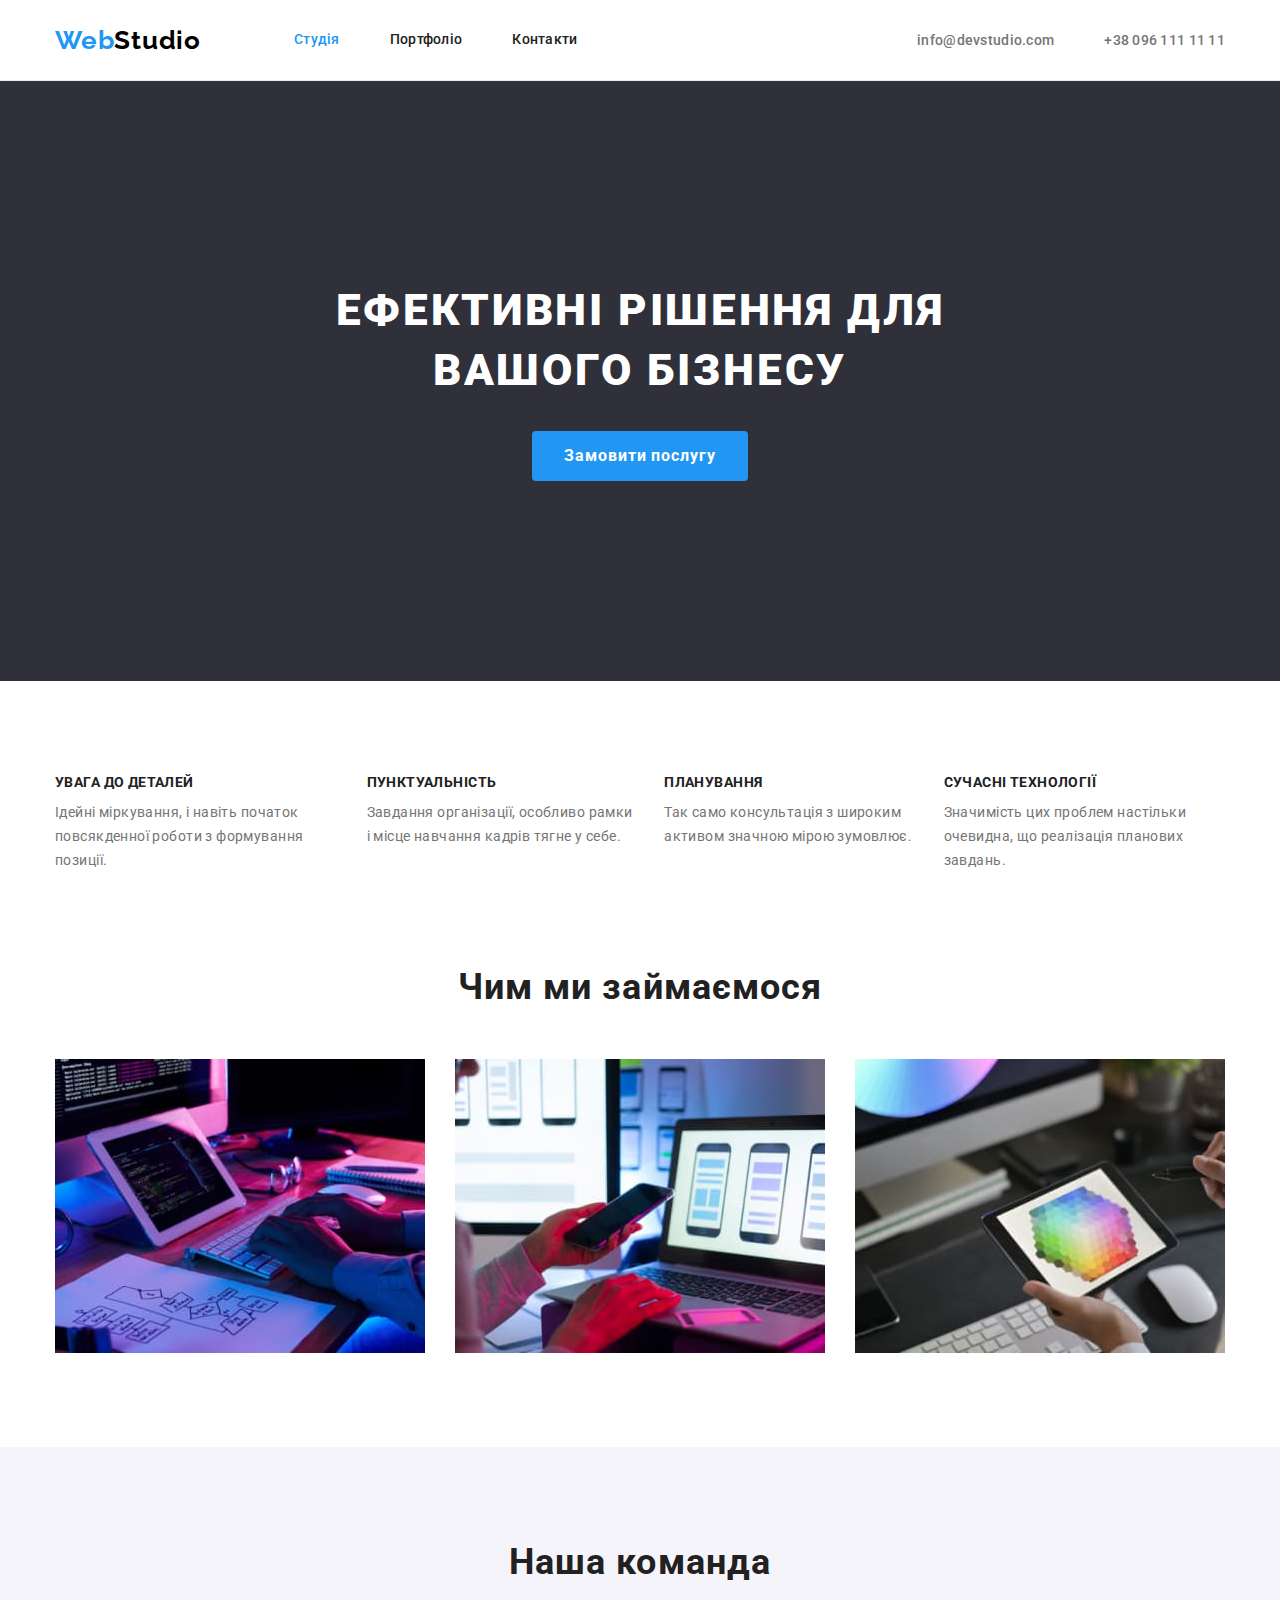
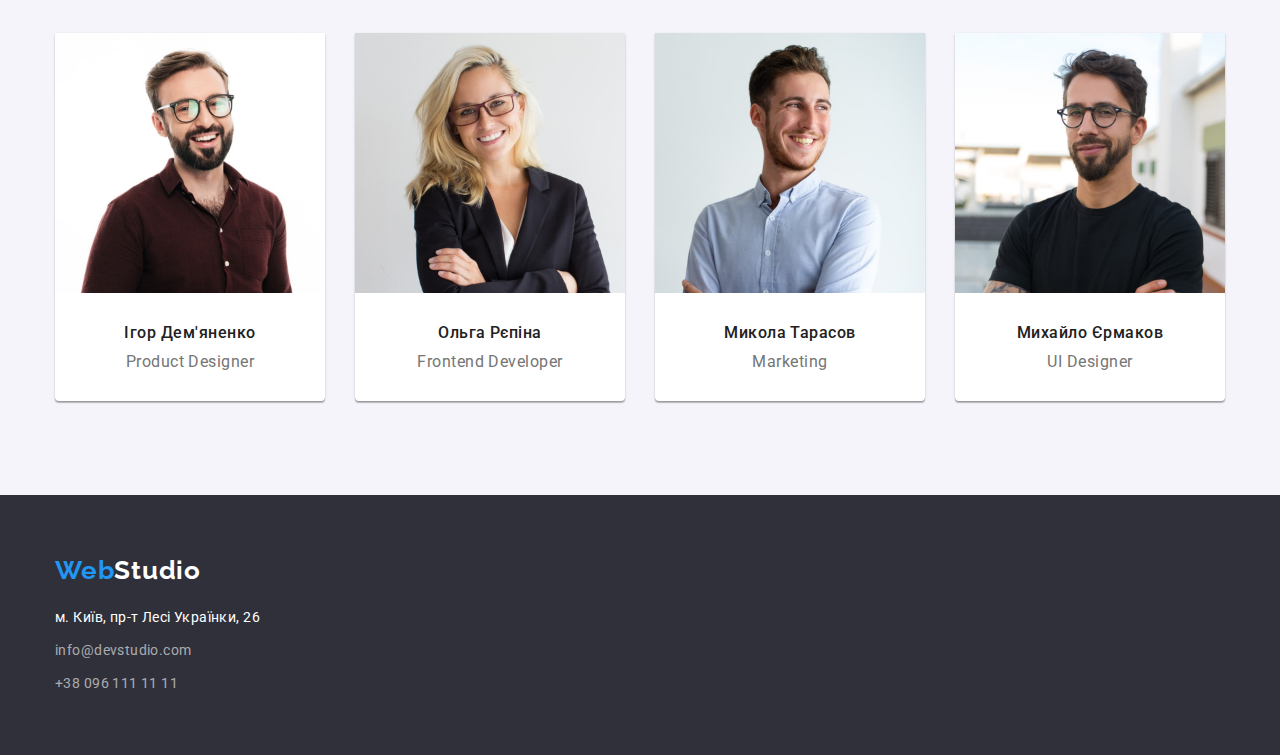
<file: index.html>
<!DOCTYPE html>
<html lang="uk">
  <head>
    <meta charset="UTF-8" />
    <meta http-equiv="X-UA-Compatible" content="IE=edge" />
    <meta name="viewport" content="width=device-width, initial-scale=1.0" />
    <title>Студия</title>
    <link rel="preconnect" href="https://fonts.googleapis.com" />
    <link rel="preconnect" href="https://fonts.gstatic.com" crossorigin />
    <link
      href="https://fonts.googleapis.com/css2?family=Raleway:wght@700&family=Roboto:wght@400;500;700;900&display=swap"
      rel="stylesheet"
    />
    <link
      rel="stylesheet"
      href="https://cdnjs.cloudflare.com/ajax/libs/modern-normalize/1.1.0/modern-normalize.min.css"
    />
    <link rel="stylesheet" href="./css/styles.css" />
  </head>

  <body>
    <!--header-->

    <header class="page-header">
      <div class="container">
        <nav class="nav">
          <a href="./index.html" class="logo"><span class="logo-part">Web</span>Studio</a>
          <ul class="site-nav list">
            <li class="nav-link"><a href="./index.html" class="link current">Студія</a></li>
            <li class="nav-link"><a href="./portfolio.html" class="link">Портфоліо</a></li>
            <li class="nav-link"><a href="" class="link">Контакти</a></li>
          </ul>
        </nav>

        <ul class="email-phone">
          <li><a href="mailto:info@devstudio.com" class="email">info@devstudio.com</a></li>
          <li><a href="tel:+380961111111" class="phone">+38 096 111 11 11</a></li>
        </ul>
      </div>
    </header>

    <!--MAIN-->
    <main>
      <!--Hero-->
      <section class="hero">
        <div class="container">
          <h1 class="hero-title">Ефективні рішення для вашого бізнесу</h1>
          <button type="button" class="button">Замовити послугу</button>
        </div>
      </section>

      <!--features-->
      <section class="section-features">
        <div class="container">
          <h2 hidden>Features</h2>
          <ul class="features">
            <li class="item">
              <h3 class="title">УВАГА ДО ДЕТАЛЕЙ</h3>
              <p class="text">
                Ідейні міркування, і навіть початок повсякденної роботи з формування позиції.
              </p>
            </li>
            <li class="item">
              <h3 class="title">ПУНКТУАЛЬНІСТЬ</h3>
              <p class="text">
                Завдання організації, особливо рамки і місце навчання кадрів тягне у себе.
              </p>
            </li>
            <li class="item">
              <h3 class="title">ПЛАНУВАННЯ</h3>
              <p class="text">Так само консультація з широким активом значною мірою зумовлює.</p>
            </li>
            <li class="item">
              <h3 class="title">СУЧАСНІ ТЕХНОЛОГІЇ</h3>
              <p class="text">
                Значимість цих проблем настільки очевидна, що реалізація планових завдань.
              </p>
            </li>
          </ul>
        </div>
      </section>

      <!--what we do-->
      <section class="section">
        <div class="container">
          <h2 class="section-title">Чим ми займаємося</h2>
          <ul class="section-title-list">
            <li class="item">
              <img src="./images/desktop.jpg" alt="Desktop" width="370" />
            </li>
            <li class="item">
              <img src="./images/mobile.jpg" alt="Mobile" width="370" />
            </li>
            <li class="item">
              <img src="./images/design.jpg" alt="Web design" width="370" />
            </li>
          </ul>
        </div>
      </section>

      <!--our team-->
      <section class="section-team">
        <div class="container">
          <h2 class="section-title">Наша команда</h2>
          <ul class="team">
            <li class="item">
              <img src="./images/product_designer.jpg" alt="Product designer" width="270" />
              <div class="team-title-text">
                <h3 class="title">Ігор Дем'яненко</h3>
                <p class="text">Product Designer</p>
              </div>
            </li>
            <li class="item">
              <img src="./images/developer.jpg" alt="Frontend developer" width="270" />
              <div class="team-title-text">
                <h3 class="title">Ольга Рєпіна</h3>
                <p class="text">Frontend Developer</p>
              </div>
            </li>
            <li class="item">
              <img src="./images/marketing.jpg" alt="Marketing" width="270" />
              <div class="team-title-text">
                <h3 class="title">Микола Тарасов</h3>
                <p class="text">Marketing</p>
              </div>
            </li>
            <li class="item">
              <img src="./images/ui_designer.jpg" alt="UI Designer" width="270" />
              <div class="team-title-text">
                <h3 class="title">Михайло Єрмаков</h3>
                <p class="text">UI Designer</p>
              </div>
            </li>
          </ul>
        </div>
      </section>
    </main>

    <!--footer-->
    <footer class="footer">
      <div class="container">
        <a href="./index.html" class="footer-logo"><span class="logo-part">Web</span>Studio</a>
        <address>
          <ul class="footer-address list">
            <li class="item">
              <a
                href="https://goo.gl/maps/TpQ6tgruh54rHZ967"
                target="_blank"
                rel="noopener noreferrer nofollow"
                class="post-address"
                >м. Київ, пр-т Лесі Українки, 26</a
              >
            </li>
            <li class="item">
              <a href="mailto:info@devstudio.com" class="footer-email">info@devstudio.com</a>
            </li>
            <li class="item">
              <a href="tel:+380961111111" class="footer-phone">+38 096 111 11 11</a>
            </li>
          </ul>
        </address>
      </div>
    </footer>
  </body>
</html>
</file>
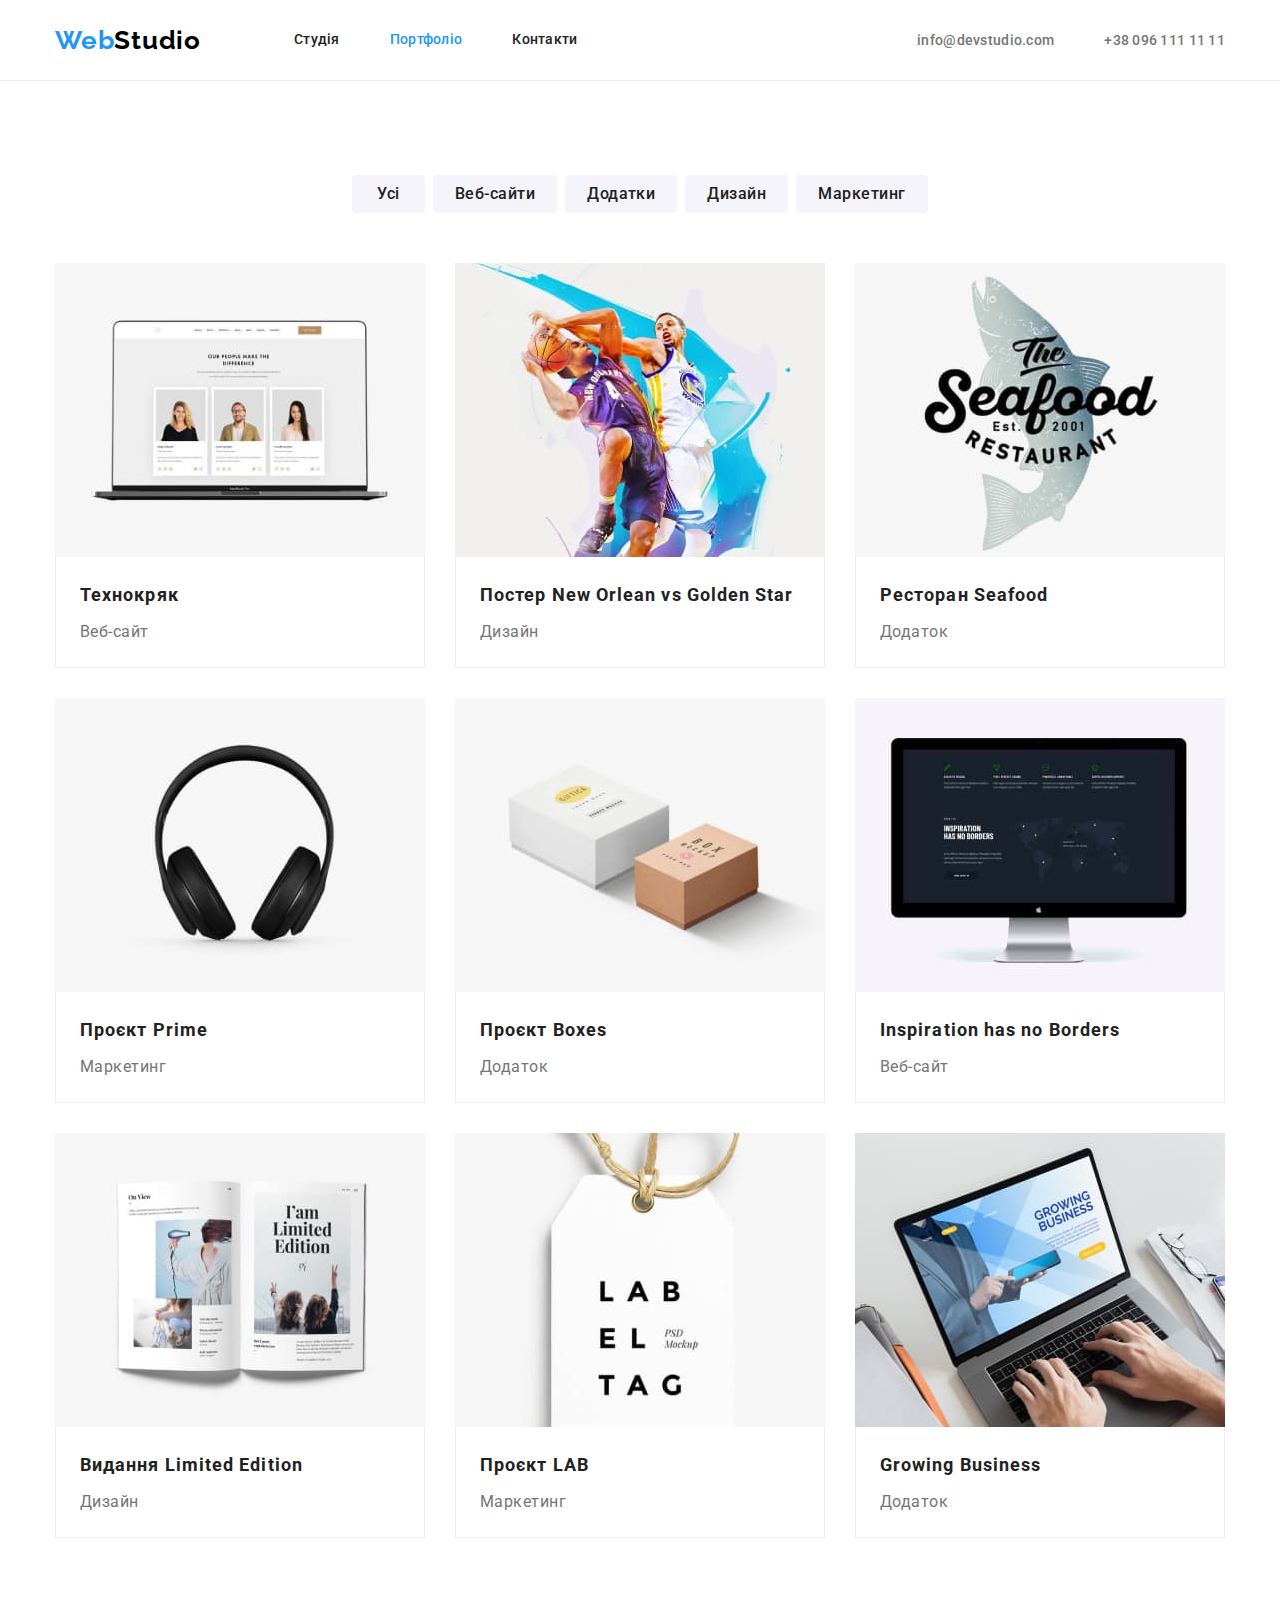
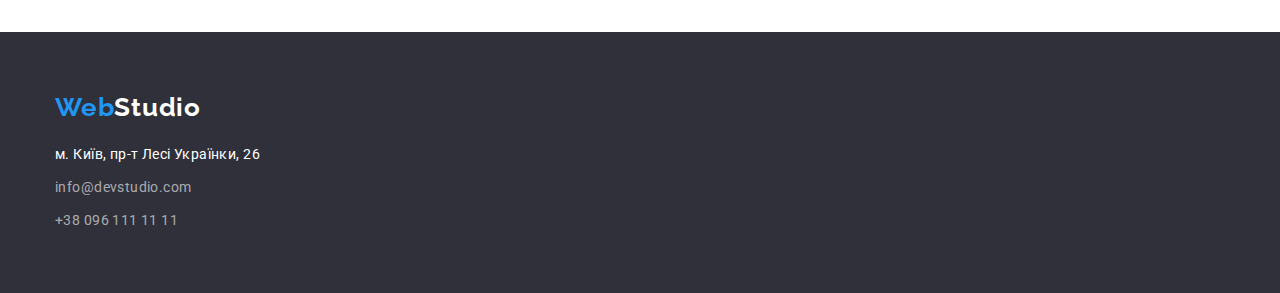
<file: portfolio.html>
<!DOCTYPE html>
<html lang="uk">
  <head>
    <meta charset="UTF-8" />
    <meta http-equiv="X-UA-Compatible" content="IE=edge" />
    <meta name="viewport" content="width=device-width, initial-scale=1.0" />
    <title>Портфолио</title>
    <link rel="preconnect" href="https://fonts.googleapis.com" />
    <link rel="preconnect" href="https://fonts.gstatic.com" crossorigin />
    <link
      href="https://fonts.googleapis.com/css2?family=Raleway:wght@700&family=Roboto:wght@400;500;700;900&display=swap"
      rel="stylesheet"
    />
    <link
      rel="stylesheet"
      href="https://cdnjs.cloudflare.com/ajax/libs/modern-normalize/1.1.0/modern-normalize.min.css"
    />
    <link rel="stylesheet" href="./css/styles.css" />
  </head>

  <body>
    <!-- header -->
    <header class="page-header">
      <div class="container">
        <nav class="nav">
          <a href="./index.html" class="logo"><span class="logo-part">Web</span>Studio</a>
          <ul class="site-nav list">
            <li class="nav-link"><a href="./index.html" class="link">Студія</a></li>
            <li class="nav-link"><a href="./portfolio.html" class="link current">Портфоліо</a></li>
            <li class="nav-link"><a href="" class="link">Контакти</a></li>
          </ul>
        </nav>

        <ul class="email-phone">
          <li><a href="mailto:info@devstudio.com" class="email">info@devstudio.com</a></li>
          <li><a href="tel:+380961111111" class="phone">+38 096 111 11 11</a></li>
        </ul>
      </div>
    </header>

    <!-- main -->
    <main class="main-portfolio">
      <!-- portfolio filter -->
      <section class="section">
        <div class="container">
          <h1 hidden>Portfolio filter</h1>
          <ul class="portfolio-filter list">
            <li class="item"><button type="button" class="button all">Усі</button></li>
            <li class="item"><button type="button" class="button">Веб-сайти</button></li>
            <li class="item"><button type="button" class="button">Додатки</button></li>
            <li class="item"><button type="button" class="button">Дизайн</button></li>
            <li class="item"><button type="button" class="button">Маркетинг</button></li>
          </ul>

          <ul class="portfolio-list">
            <li class="item">
              <a href="" class="link">
                <img src="./images/portfolio1.jpg" alt="Технокряк" width="370" />

                <div class="portfolio-border">
                  <h2 class="title">Технокряк</h2>
                  <p class="text">Веб-сайт</p>
                </div>
              </a>
            </li>
            <li class="item">
              <a href="" class="link">
                <img src="./images/portfolio2.jpg" alt="Постер" width="370" />
                <div class="portfolio-border">
                  <h2 class="title">Постер New Orlean vs Golden Star</h2>
                  <p class="text">Дизайн</p>
                </div>
              </a>
            </li>
            <li class="item">
              <a href="" class="link">
                <img src="./images/portfolio3.jpg" alt="Ресторан Seafood" width="370" />
                <div class="portfolio-border">
                  <h2 class="title">Ресторан Seafood</h2>
                  <p class="text">Додаток</p>
                </div>
              </a>
            </li>
            <li class="item">
              <a href="" class="link">
                <img src="./images/portfolio4.jpg" alt="Проєкт Prime" width="370" />
                <div class="portfolio-border">
                  <h2 class="title">Проєкт Prime</h2>
                  <p class="text">Маркетинг</p>
                </div>
              </a>
            </li>
            <li class="item">
              <a href="" class="link">
                <img src="./images/portfolio5.jpg" alt="Проєкт Boxes" width="370" />
                <div class="portfolio-border">
                  <h2 class="title">Проєкт Boxes</h2>
                  <p class="text">Додаток</p>
                </div>
              </a>
            </li>
            <li class="item">
              <a href="" class="link">
                <img src="./images/portfolio6.jpg" alt="Веб-сайт Inspiration" width="370" />
                <div class="portfolio-border">
                  <h2 class="title">Inspiration has no Borders</h2>
                  <p class="text">Веб-сайт</p>
                </div>
              </a>
            </li>
            <li class="item">
              <a href="" class="link">
                <img src="./images/portfolio7.jpg" alt="Видання Limited Edition" width="370" />
                <div class="portfolio-border">
                  <h2 class="title">Видання Limited Edition</h2>
                  <p class="text">Дизайн</p>
                </div>
              </a>
            </li>
            <li class="item">
              <a href="" class="link">
                <img src="./images/portfolio8.jpg" alt="Проєкт LAB" width="370" />
                <div class="portfolio-border">
                  <h2 class="title">Проєкт LAB</h2>
                  <p class="text">Маркетинг</p>
                </div>
              </a>
            </li>
            <li class="item">
              <a href="" class="link">
                <img src="./images/portfolio9.jpg" alt="Додаток Growing Business" width="370" />
                <div class="portfolio-border">
                  <h2 class="title">Growing Business</h2>
                  <p class="text">Додаток</p>
                </div>
              </a>
            </li>
          </ul>
        </div>
      </section>
    </main>

    <!--footer-->
    <footer class="footer">
      <div class="container">
        <a href="./index.html" class="footer-logo"><span class="logo-part">Web</span>Studio</a>
        <address>
          <ul class="footer-address list">
            <li class="item">
              <a
                href="https://goo.gl/maps/TpQ6tgruh54rHZ967"
                target="_blank"
                rel="noopener noreferrer nofollow"
                class="post-address"
                >м. Київ, пр-т Лесі Українки, 26</a
              >
            </li>
            <li class="item">
              <a href="mailto:info@devstudio.com" class="footer-email">info@devstudio.com</a>
            </li>
            <li class="item">
              <a href="tel:+380961111111" class="footer-phone">+38 096 111 11 11</a>
            </li>
          </ul>
        </address>
      </div>
    </footer>
  </body>
</html>
</file>
<file: css/styles.css>
*,
*::before,
*::after {
  box-sizing: border-box;
}

/* основной цвет текста #757575 */
/* вторичный цвет текста #212121 */
/* белый #FFFFFF */
/* акцент #2196F3 */

:root {
  --primary-text-color: #757575;
  --title-text-color: #212121;
  --accent-color: #2196f3;
  --white-color: #ffffff;
  --primary-background-color: #ffffff;
  --secondary-background-color: #2f303a;
  --team-background-color: #f5f4fa;
  --blue-hover-focus-active-color: #188ce8;
  --footer-email-phone-color: rgba(255, 255, 255, 0.6);
}

/* BODY */
body {
  color: var(--primary-text-color);
  font-family: 'Roboto', sans-serif;
  background-color: var(--primary-background-color);
}

/* container */
.container {
  width: 1200px;
  margin: 0 auto;
  padding-left: 15px;
  padding-right: 15px;
}

/* FLEXbox */
.email-phone,
.site-nav.list,
.features,
.section-title-list,
.team,
.page-header .container {
  display: flex;
}

.nav {
  display: flex;
  align-items: center;
}

.logo {
  margin-right: 93px;
}

.site-nav.list > .nav-link:not(:last-child) {
  margin-right: 50px;
}

.email-phone {
  margin-left: auto;
  display: flex;
  align-items: center;
}

.email-phone .email,
.email-phone .phone {
  padding-top: 32px;
  padding-bottom: 32px;
}

.email {
  margin-right: 50px;
}

.portfolio-filter.list {
  display: flex;
  justify-content: center;
  margin-bottom: 50px;
}

.portfolio-filter.list > .item:not(:last-child) {
  margin-right: 8px;
}

.portfolio-list {
  display: flex;
  flex-wrap: wrap;
  gap: 30px;
}

.portfolio-list .item {
  flex-basis: calc((100% - 60px) / 3);
}

.portfolio-border {
  border-left: 1px solid #eeeeee;
  border-bottom: 1px solid #eeeeee;
  border-right: 1px solid #eeeeee;
  padding: 20px 24px;
}

.features > .item:not(:last-child),
.section-title-list > .item:not(:last-child),
.team > .item:not(:last-child) {
  margin-right: 30px;
}

img {
  display: block;
}

/* logo */
.logo {
  color: #000000;
  font-family: 'Raleway';
  font-weight: 700;
  font-size: 26px;
  line-height: 1.19;
  letter-spacing: 0.03em;
  text-decoration: none;
}

.logo-part {
  color: var(--accent-color);
  font-family: 'Raleway';
  font-weight: 700;
  font-size: 26px;
  line-height: 1.19;
  letter-spacing: 0.03em;
}

/* site-nav */
.site-nav.list {
  font-weight: 500;
  font-size: 14px;
  line-height: 1.14;
  letter-spacing: 0.02em;
}

.site-nav .link {
  color: var(--title-text-color);
  text-decoration: none;
  padding-top: 32px;
  padding-bottom: 32px;
  display: block;
}

.site-nav .link:hover,
.site-nav .link:focus {
  color: var(--accent-color);
}

.site-nav .link.current {
  color: var(--accent-color);
}

/* email + phone number */
.email,
.phone {
  color: var(--primary-text-color);
  font-weight: 500;
  font-size: 14px;
  line-height: 1.14;
  letter-spacing: 0.02em;
  text-decoration: none;
}

.email:hover,
.email:focus,
.phone:hover,
.phone:focus {
  color: var(--accent-color);
}

/* PORTFOLIO buttons */
.button {
  border: 0;
  border-radius: 4px;
  font-family: inherit;
  color: var(--title-text-color);
  background-color: var(--team-background-color);
  font-weight: 500;
  font-size: 16px;
  line-height: 1.63;
  text-align: center;
  letter-spacing: 0.03em;
  cursor: pointer;
}

.portfolio-filter .button {
  padding: 6px 22px;
}

.button.all {
  padding: 6px 25px;
}

.button:hover,
.button:focus,
.button:active {
  color: var(--white-color);
  background-color: var(--accent-color);
}

/* index HERO заголовок*/
.hero-title {
  color: var(--white-color);
  width: 696px;
  font-weight: 900;
  font-size: 44px;
  line-height: 1.36;
  text-align: center;
  letter-spacing: 0.06em;
  text-transform: uppercase;
  margin: 0 auto 30px;
}

/* index HERO button */
.hero .button {
  padding: 10px 32px;
  color: var(--white-color);
  background-color: var(--accent-color);
  cursor: pointer;
  font-weight: 700;
  font-size: 16px;
  line-height: 1.88;
  align-items: center;
  text-align: center;
  letter-spacing: 0.06em;
}

/* DISPLAY */
.page-header li {
  display: inline;
}

.footer a {
  display: inline-block;
}

/* HERO hover focus */
.hero .button:hover,
.hero .button:focus,
.hero .button:active {
  background-color: var(--blue-hover-focus-active-color);
}

/* заголовки SECTION*/
.section-title {
  color: var(--title-text-color);
  font-size: 36px;
  line-height: 1.17;
  text-align: center;
  letter-spacing: 0.03em;
  margin-bottom: 50px;
}

/* заголовки FEATURES */
.features .title {
  color: var(--title-text-color);
  font-size: 14px;
  line-height: 1.14;
  letter-spacing: 0.03em;
  text-transform: uppercase;
  margin-bottom: 10px;
}

.features .text {
  font-size: 14px;
  line-height: 1.71;
  letter-spacing: 0.03em;
}

/* TEAM */
.team .item {
  background: var(--primary-background-color);
  box-shadow: 0px 1px 3px rgba(0, 0, 0, 0.12), 0px 1px 1px rgba(0, 0, 0, 0.14),
    0px 2px 1px rgba(0, 0, 0, 0.2);
  border-radius: 0px 0px 4px 4px;
}

.team .title {
  color: var(--title-text-color);
  font-weight: 500;
  font-size: 16px;
  line-height: 1.19;
  text-align: center;
  letter-spacing: 0.03em;
  margin-bottom: 10px;
}

.team .text {
  line-height: 1.19;
  text-align: center;
  letter-spacing: 0.03em;
}

.team-title-text {
  padding-top: 30px;
  padding-bottom: 30px;
}

/* PORTFOLIO projects list ЗАГОЛОВКИ */
.portfolio-list .title {
  color: var(--title-text-color);
  font-size: 18px;
  line-height: 2;
  letter-spacing: 0.06em;
  margin-bottom: 4px;
}

/* PORTFOLIO projects list АБЗАЦЫ */
.portfolio-list .text {
  color: var(--primary-text-color);
  font-size: 16px;
  line-height: 1.88;
  letter-spacing: 0.03em;
}

/* FOOTER */
/* footer logo-part */
.footer-logo {
  color: var(--white-color);
  font-family: 'Raleway';
  font-weight: 700;
  font-size: 26px;
  line-height: 1.19;
  letter-spacing: 0.03em;
  text-decoration: none;
  /* margin-top: 60px; */
  margin-bottom: 20px;
}

.footer {
  padding-top: 60px;
  padding-bottom: 60px;
}

.post-address {
  color: var(--white-color);
  font-weight: 400;
  font-size: 14px;
  line-height: 1.71;
  letter-spacing: 0.03em;
  text-decoration: none;
  font-style: normal;
}

.footer-email,
.footer-phone {
  color: var(--footer-email-phone-color);
  font-weight: 400;
  font-size: 14px;
  line-height: 1.71;
  letter-spacing: 0.03em;
  text-decoration: none;
  font-style: normal;
}

.footer-address > .item:not(:last-child) {
  margin-bottom: 9px;
}

.post-address:hover,
.post-address:focus,
.footer-email:hover,
.footer-email:focus,
.footer-phone:hover,
.footer-phone:focus {
  color: var(--accent-color);
}

/* убирает маркеры списков */
.site-nav.list,
.email-phone,
.features,
.section-title-list,
.team,
.footer-address.list,
.portfolio-filter.list,
.portfolio-list {
  list-style: none;
}

/* убирает подчеркивание ссылок */
.link {
  text-decoration: none;
}

/* РАМКА хедера */
.page-header {
  border-bottom: 1px solid #ececec;
}

/* ФОНЫ */
.page-header,
.main-portfolio,
.section,
.section-features {
  background-color: var(--white-color);
}

.hero {
  background-color: var(--secondary-background-color);
  text-align: center;
  padding-top: 200px;
  padding-bottom: 200px;
}

.section-team {
  background-color: var(--team-background-color);
}

.footer {
  background-color: var(--secondary-background-color);
}

/* PADDING */
.section,
.section-team {
  padding-top: 94px;
  padding-bottom: 94px;
}

.section-features {
  padding-top: 94px;
}

/* !!!обнуляет margin top & bottom */
h1,
h2,
h3,
ul,
p {
  margin-top: 0;
  margin-bottom: 0;
  padding-left: 0px;
}
</file>
